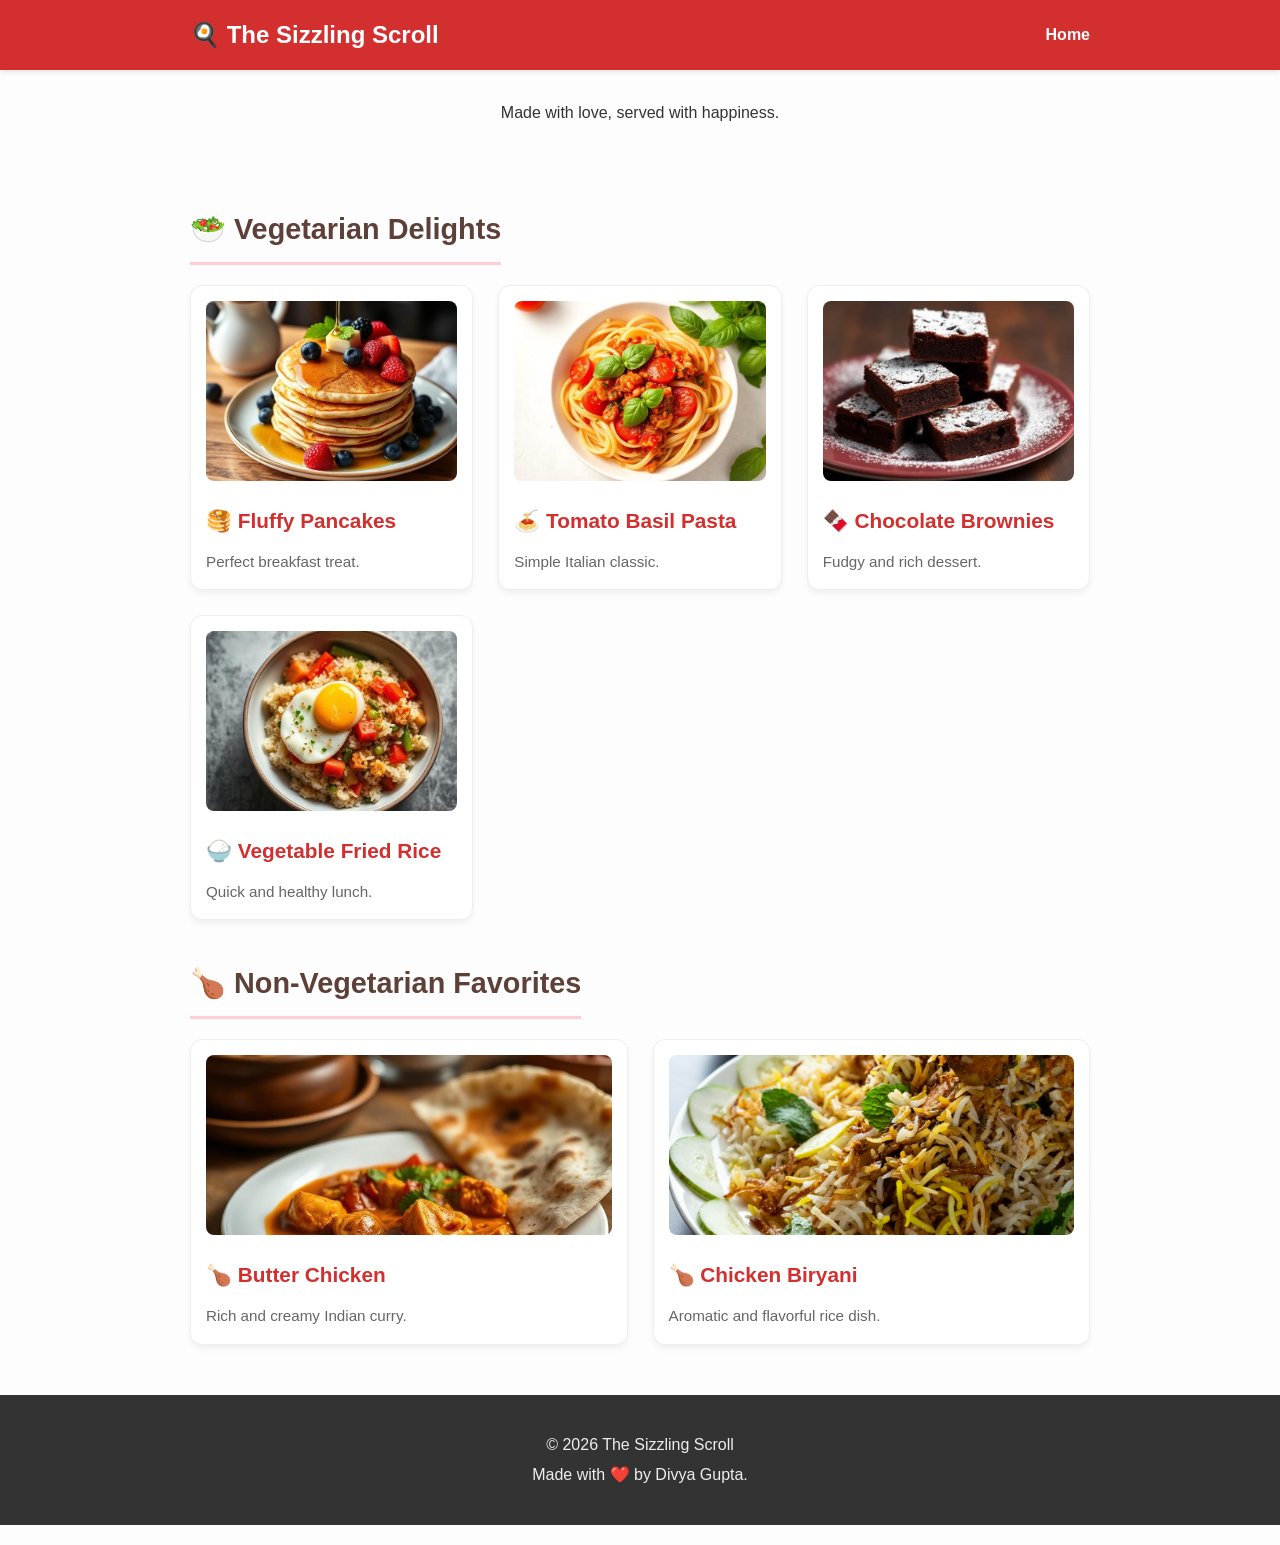
<file: index.html>
<!DOCTYPE html>
<html lang="en">
<head>
    <meta charset="UTF-8">
    <meta name="viewport" content="width=device-width, initial-scale=1.0">
    <title>The Sizzling Scroll - Student Recipe Book</title>
    <link rel="stylesheet" href="style.css">
</head>
<body>
    <header class="main-header">
        <div class="header-content">
            <h1>🍳 The Sizzling Scroll</h1>
            <nav>
                <a href="index.html">Home</a>
            </nav>
        </div>
    </header>

    <div class="hero">
        <p>Made with love, served with happiness.</p>
    </div>

    <h2 class="section-title">🥗 Vegetarian Delights</h2>
    <div class="recipe-list">
        <a href="pancakes.html" class="recipe-card">
            <img src="images/pancakes.jpg" alt="Fluffy Pancakes">
            <h2>🥞 Fluffy Pancakes</h2>
            <p>Perfect breakfast treat.</p>
        </a>
        <a href="pasta.html" class="recipe-card">
            <img src="images/pasta.jpg" alt="Tomato Basil Pasta">
            <h2>🍝 Tomato Basil Pasta</h2>
            <p>Simple Italian classic.</p>
        </a>
        <a href="brownies.html" class="recipe-card">
            <img src="images/brownies.jpg" alt="Chocolate Brownies">
            <h2>🍫 Chocolate Brownies</h2>
            <p>Fudgy and rich dessert.</p>
        </a>
        <a href="fried-rice.html" class="recipe-card">
            <img src="images/fried-rice.jpg" alt="Vegetable Fried Rice">
            <h2>🍚 Vegetable Fried Rice</h2>
            <p>Quick and healthy lunch.</p>
        </a>
    </div>

    <h2 class="section-title">🍗 Non-Vegetarian Favorites</h2>
    <div class="recipe-list">
        <a href="butter-chicken.html" class="recipe-card">
            <img src="images/butter-chicken.jpg" alt="Butter Chicken">
            <h2>🍗 Butter Chicken</h2>
            <p>Rich and creamy Indian curry.</p>
        </a>
        <a href="chicken-biryani.html" class="recipe-card">
            <img src="images/chicken-biryani.jpg" alt="Chicken Biryani">
            <h2>🍗 Chicken Biryani</h2>
            <p>Aromatic and flavorful rice dish.</p>
        </a>
    </div>

    <footer class="main-footer">
        <div class="footer-content">
            <p>© 2026 The Sizzling Scroll</p>
            <p>Made with ❤️ by Divya Gupta.</p>
        </div>
    </footer>
</body>
</html>
</file>
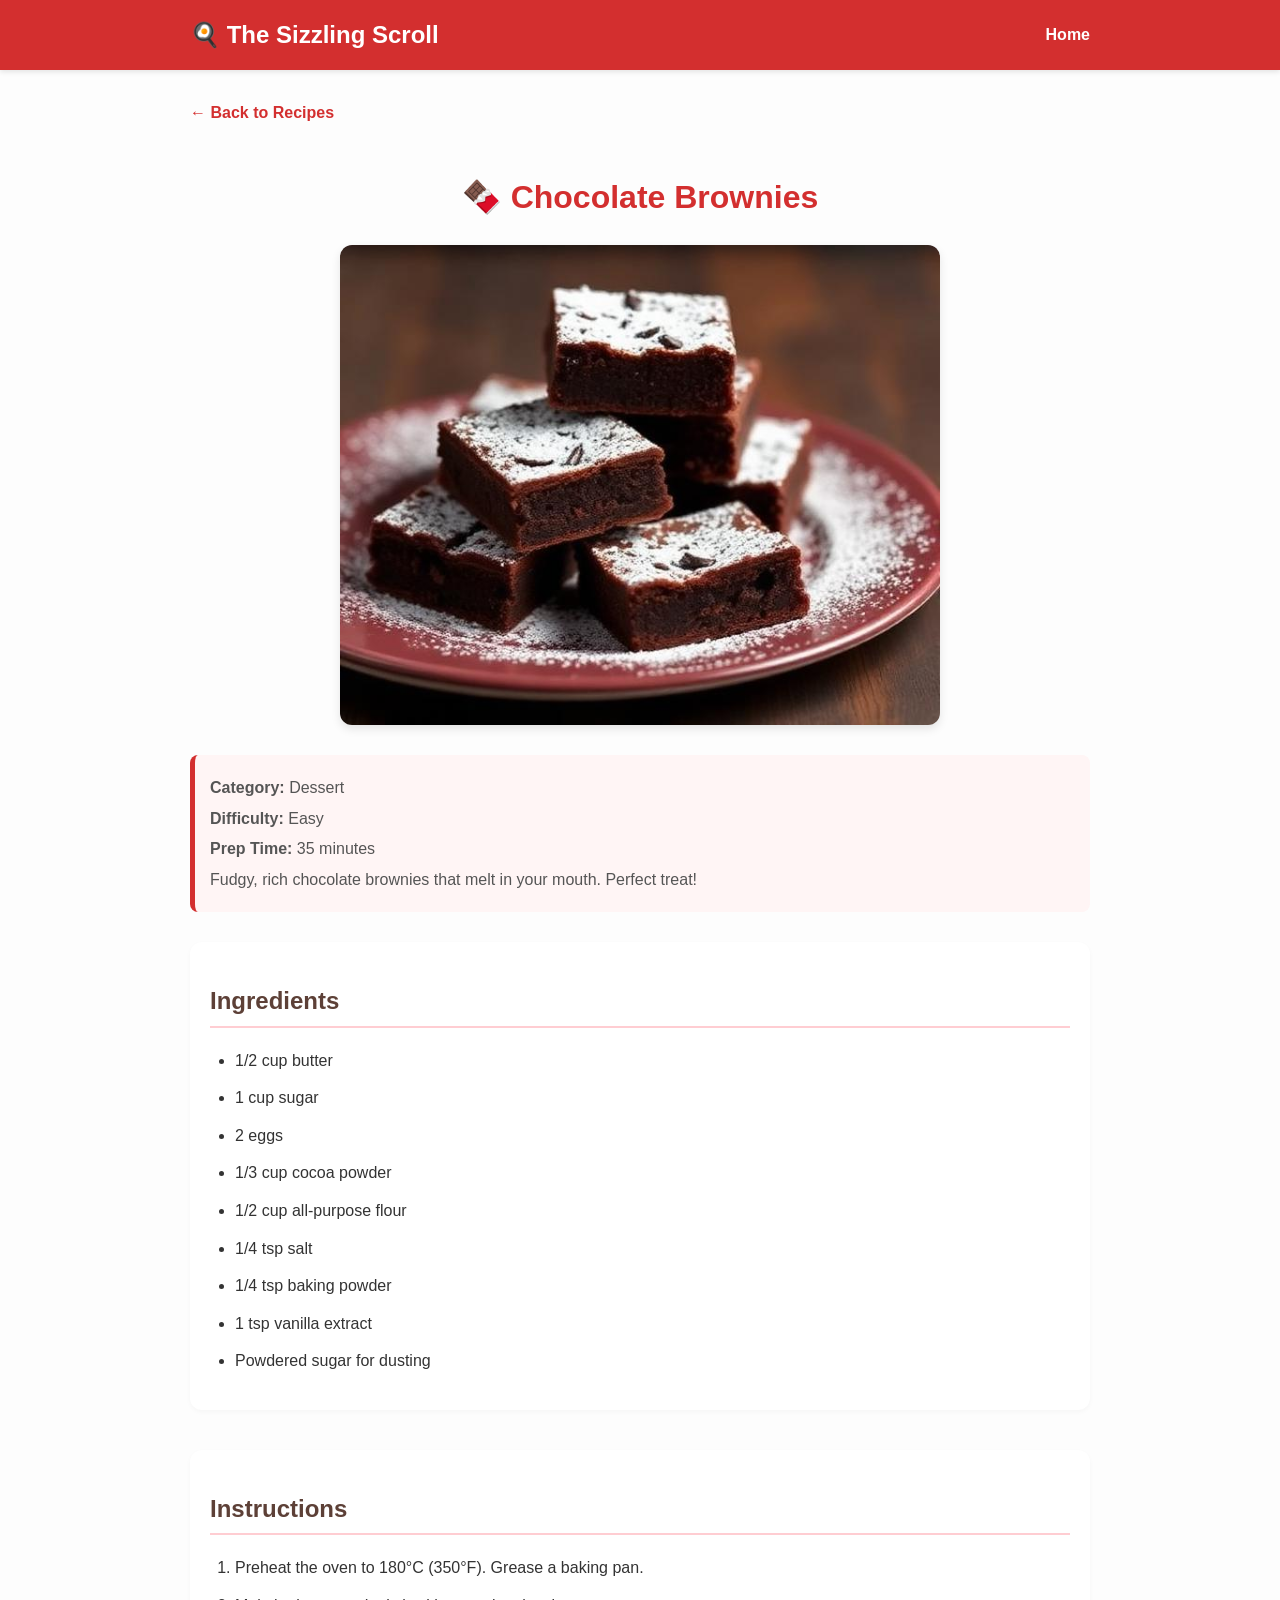
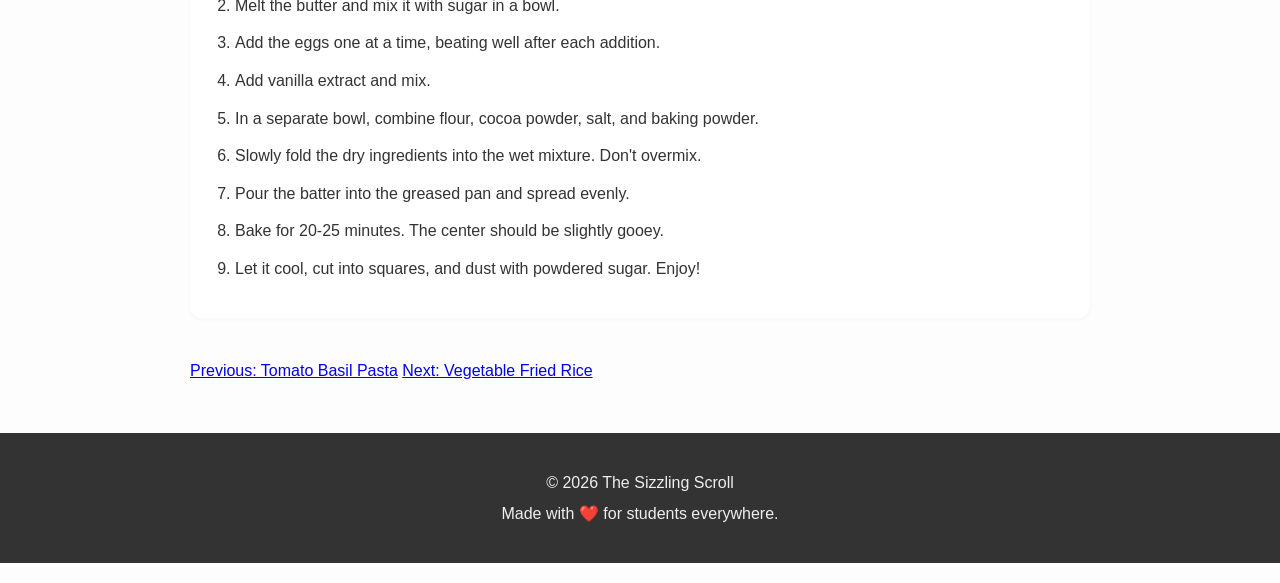
<file: brownies.html>
<!DOCTYPE html>
<html lang="en">
<head>
    <meta charset="UTF-8">
    <meta name="viewport" content="width=device-width, initial-scale=1.0">
    <title>Chocolate Brownies - Student Recipe Book</title>
    <link rel="stylesheet" href="style.css">
</head>
<body>
    <header class="main-header">
        <div class="header-content">
            <h1>🍳 The Sizzling Scroll</h1>
            <nav>
                <a href="index.html">Home</a>
            </nav>
        </div>
    </header>

    <a href="index.html" class="back-link">← Back to Recipes</a>
    
    <div class="recipe-header">
        <h1>🍫 Chocolate Brownies</h1>
        <img src="images/brownies.jpg" alt="Chocolate Brownies">
    </div>

    <div class="meta">
        <p><strong>Category:</strong> Dessert</p>
        <p><strong>Difficulty:</strong> Easy</p>
        <p><strong>Prep Time:</strong> 35 minutes</p>
        <p>Fudgy, rich chocolate brownies that melt in your mouth. Perfect treat!</p>
    </div>

    <div class="ingredients">
        <h2>Ingredients</h2>
        <ul>
            <li>1/2 cup butter</li>
            <li>1 cup sugar</li>
            <li>2 eggs</li>
            <li>1/3 cup cocoa powder</li>
            <li>1/2 cup all-purpose flour</li>
            <li>1/4 tsp salt</li>
            <li>1/4 tsp baking powder</li>
            <li>1 tsp vanilla extract</li>
            <li>Powdered sugar for dusting</li>
        </ul>
    </div>

    <div class="instructions">
        <h2>Instructions</h2>
        <ol>
            <li>Preheat the oven to 180°C (350°F). Grease a baking pan.</li>
            <li>Melt the butter and mix it with sugar in a bowl.</li>
            <li>Add the eggs one at a time, beating well after each addition.</li>
            <li>Add vanilla extract and mix.</li>
            <li>In a separate bowl, combine flour, cocoa powder, salt, and baking powder.</li>
            <li>Slowly fold the dry ingredients into the wet mixture. Don't overmix.</li>
            <li>Pour the batter into the greased pan and spread evenly.</li>
            <li>Bake for 20-25 minutes. The center should be slightly gooey.</li>
            <li>Let it cool, cut into squares, and dust with powdered sugar. Enjoy!</li>
        </ol>
    </div>

    <div class="pagination">
        <a href="pasta.html" class="pagination-link prev">Previous: Tomato Basil Pasta</a>
        <a href="fried-rice.html" class="pagination-link next">Next: Vegetable Fried Rice</a>
    </div>

    <footer class="main-footer">
        <div class="footer-content">
            <p>© 2026 The Sizzling Scroll</p>
            <p>Made with ❤️ for students everywhere.</p>
        </div>
    </footer>
</body>
</html>
</file>
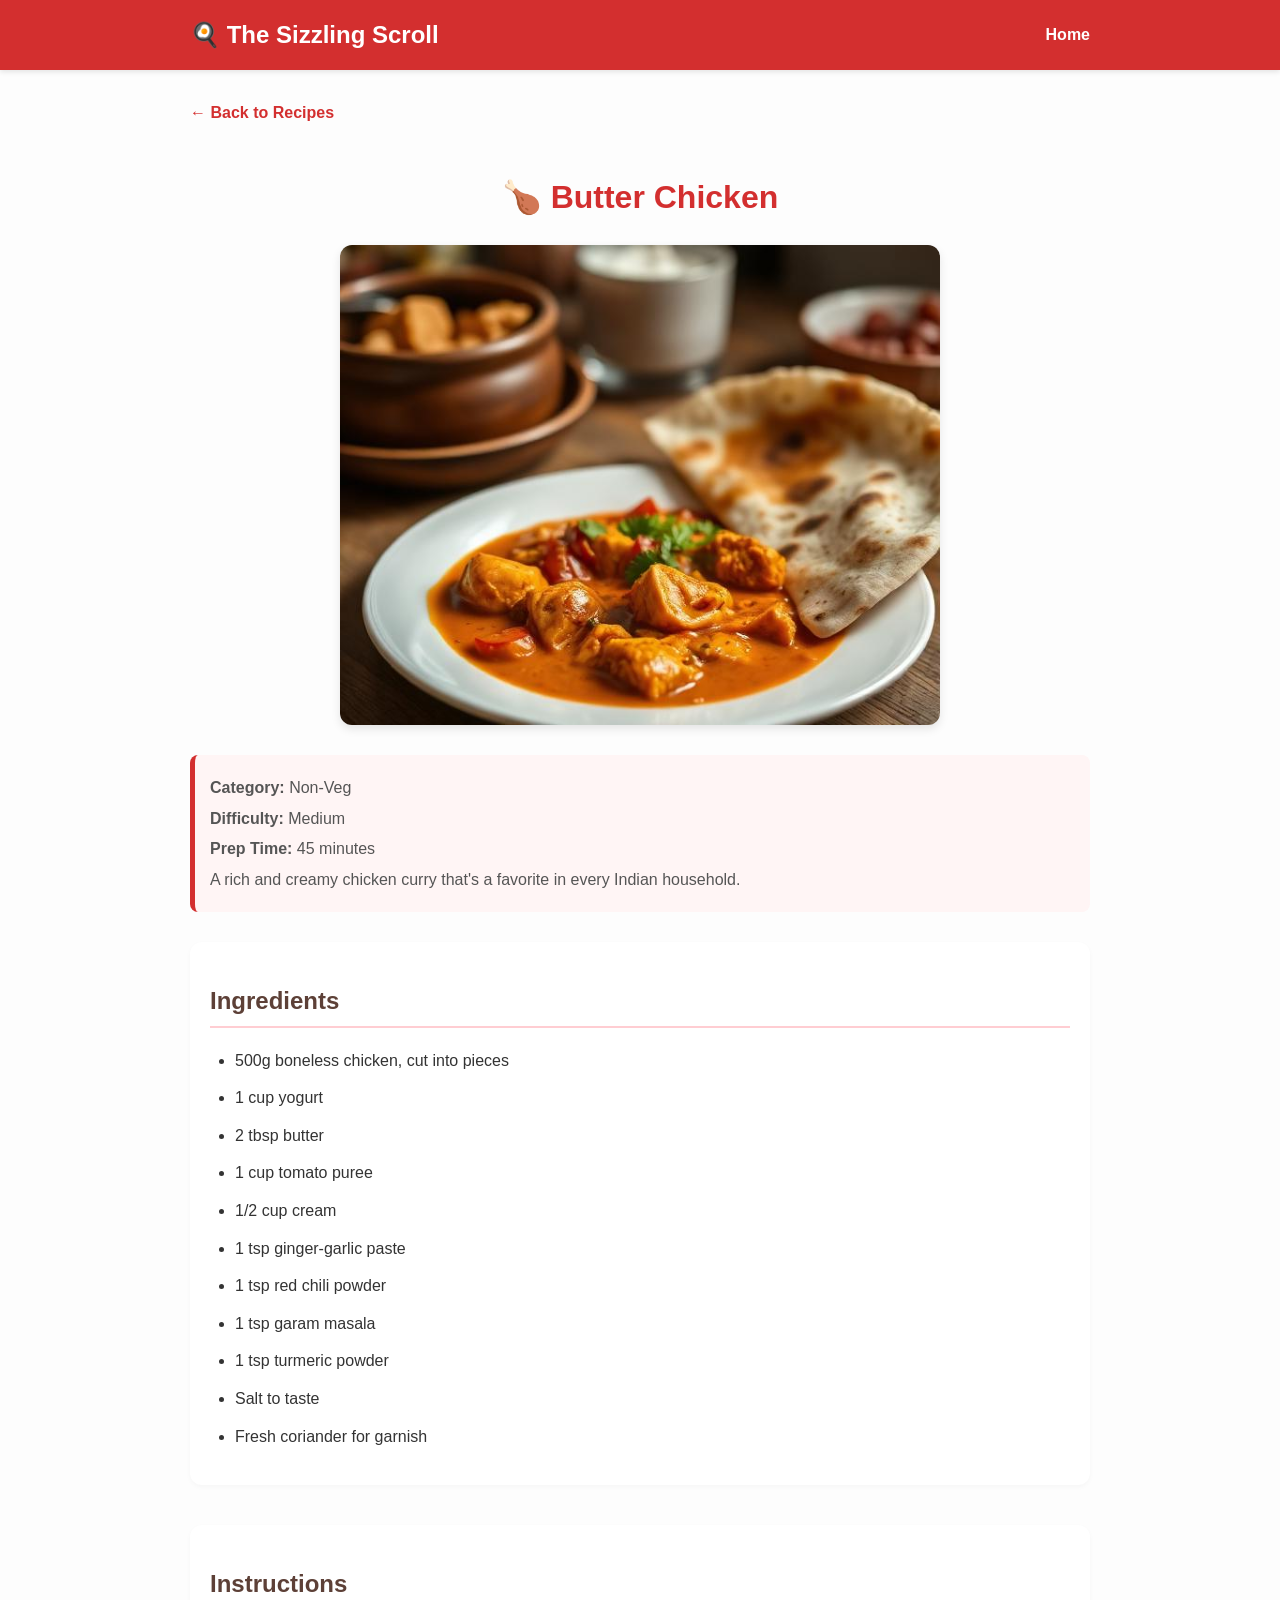
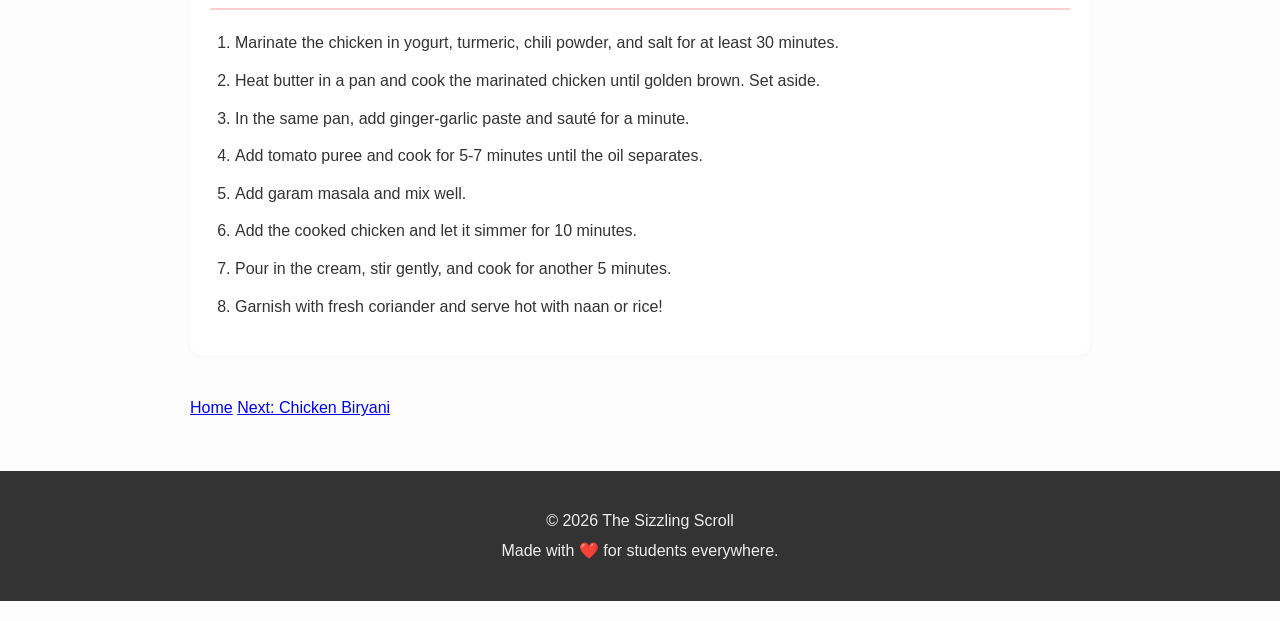
<file: butter-chicken.html>
<!DOCTYPE html>
<html lang="en">
<head>
    <meta charset="UTF-8">
    <meta name="viewport" content="width=device-width, initial-scale=1.0">
    <title>Butter Chicken - Student Recipe Book</title>
    <link rel="stylesheet" href="style.css">
</head>
<body>
    <header class="main-header">
        <div class="header-content">
            <h1>🍳 The Sizzling Scroll</h1>
            <nav>
                <a href="index.html">Home</a>
            </nav>
        </div>
    </header>

    <a href="index.html" class="back-link">← Back to Recipes</a>
    
    <div class="recipe-header">
        <h1>🍗 Butter Chicken</h1>
        <img src="images/butter-chicken.jpg" alt="Butter Chicken">
    </div>

    <div class="meta">
        <p><strong>Category:</strong> Non-Veg</p>
        <p><strong>Difficulty:</strong> Medium</p>
        <p><strong>Prep Time:</strong> 45 minutes</p>
        <p>A rich and creamy chicken curry that's a favorite in every Indian household.</p>
    </div>

    <div class="ingredients">
        <h2>Ingredients</h2>
        <ul>
            <li>500g boneless chicken, cut into pieces</li>
            <li>1 cup yogurt</li>
            <li>2 tbsp butter</li>
            <li>1 cup tomato puree</li>
            <li>1/2 cup cream</li>
            <li>1 tsp ginger-garlic paste</li>
            <li>1 tsp red chili powder</li>
            <li>1 tsp garam masala</li>
            <li>1 tsp turmeric powder</li>
            <li>Salt to taste</li>
            <li>Fresh coriander for garnish</li>
        </ul>
    </div>

    <div class="instructions">
        <h2>Instructions</h2>
        <ol>
            <li>Marinate the chicken in yogurt, turmeric, chili powder, and salt for at least 30 minutes.</li>
            <li>Heat butter in a pan and cook the marinated chicken until golden brown. Set aside.</li>
            <li>In the same pan, add ginger-garlic paste and sauté for a minute.</li>
            <li>Add tomato puree and cook for 5-7 minutes until the oil separates.</li>
            <li>Add garam masala and mix well.</li>
            <li>Add the cooked chicken and let it simmer for 10 minutes.</li>
            <li>Pour in the cream, stir gently, and cook for another 5 minutes.</li>
            <li>Garnish with fresh coriander and serve hot with naan or rice!</li>
        </ol>
    </div>

    <div class="pagination">
        <a href="index.html" class="pagination-link prev">Home</a>
        <a href="chicken-biryani.html" class="pagination-link next">Next: Chicken Biryani</a>
    </div>

    <footer class="main-footer">
        <div class="footer-content">
            <p>© 2026 The Sizzling Scroll</p>
            <p>Made with ❤️ for students everywhere.</p>
        </div>
    </footer>
</body>
</html>
</file>
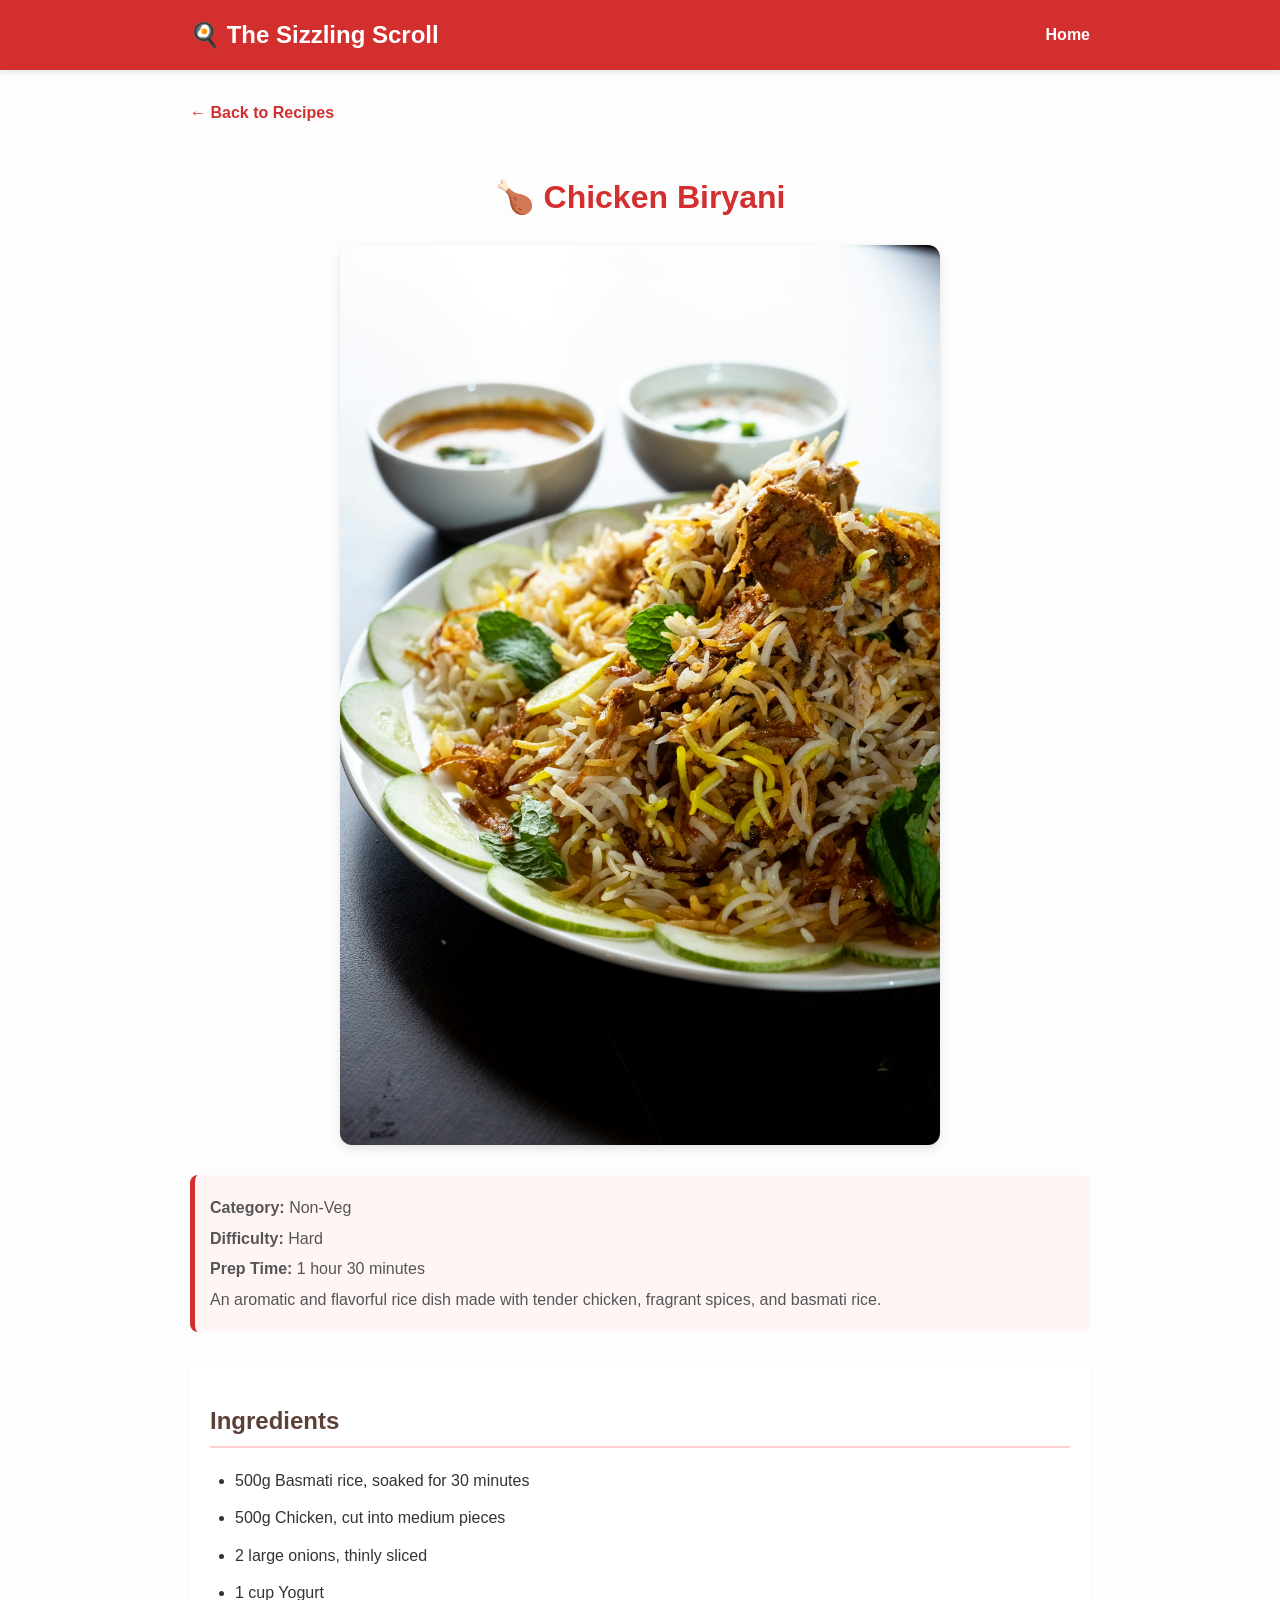
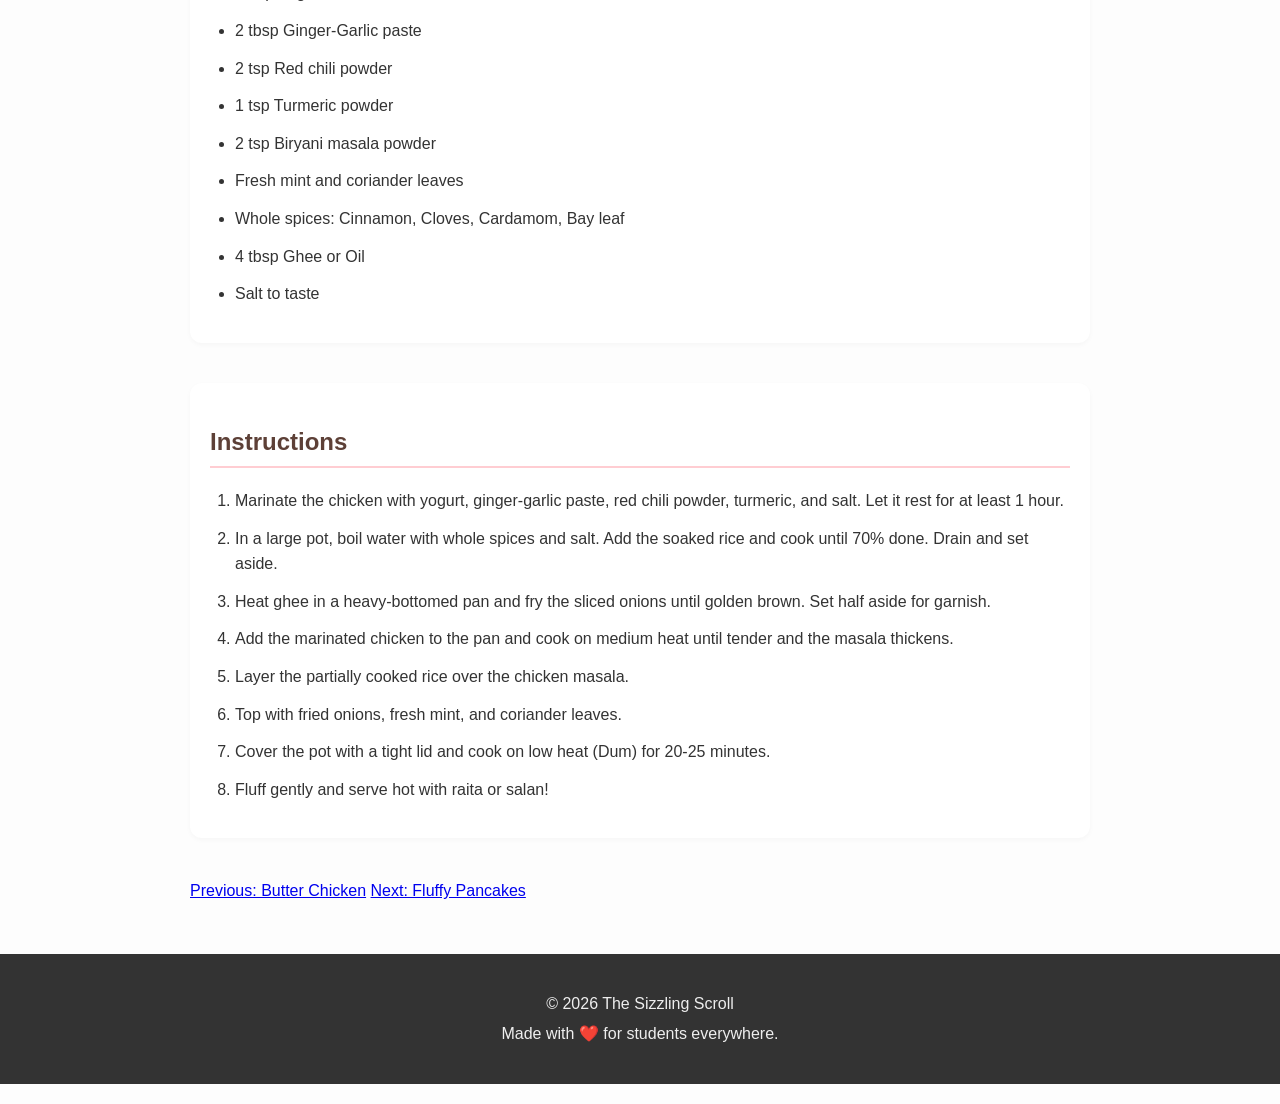
<file: chicken-biryani.html>
<!DOCTYPE html>
<html lang="en">
<head>
    <meta charset="UTF-8">
    <meta name="viewport" content="width=device-width, initial-scale=1.0">
    <title>Chicken Biryani - Student Recipe Book</title>
    <link rel="stylesheet" href="style.css">
</head>
<body>
    <header class="main-header">
        <div class="header-content">
            <h1>🍳 The Sizzling Scroll</h1>
            <nav>
                <a href="index.html">Home</a>
            </nav>
        </div>
    </header>

    <a href="index.html" class="back-link">← Back to Recipes</a>
    
    <div class="recipe-header">
        <h1>🍗 Chicken Biryani</h1>
        <img src="images/chicken-biryani.jpg" alt="Chicken Biryani">
    </div>

    <div class="meta">
        <p><strong>Category:</strong> Non-Veg</p>
        <p><strong>Difficulty:</strong> Hard</p>
        <p><strong>Prep Time:</strong> 1 hour 30 minutes</p>
        <p>An aromatic and flavorful rice dish made with tender chicken, fragrant spices, and basmati rice.</p>
    </div>

    <div class="ingredients">
        <h2>Ingredients</h2>
        <ul>
            <li>500g Basmati rice, soaked for 30 minutes</li>
            <li>500g Chicken, cut into medium pieces</li>
            <li>2 large onions, thinly sliced</li>
            <li>1 cup Yogurt</li>
            <li>2 tbsp Ginger-Garlic paste</li>
            <li>2 tsp Red chili powder</li>
            <li>1 tsp Turmeric powder</li>
            <li>2 tsp Biryani masala powder</li>
            <li>Fresh mint and coriander leaves</li>
            <li>Whole spices: Cinnamon, Cloves, Cardamom, Bay leaf</li>
            <li>4 tbsp Ghee or Oil</li>
            <li>Salt to taste</li>
        </ul>
    </div>

    <div class="instructions">
        <h2>Instructions</h2>
        <ol>
            <li>Marinate the chicken with yogurt, ginger-garlic paste, red chili powder, turmeric, and salt. Let it rest for at least 1 hour.</li>
            <li>In a large pot, boil water with whole spices and salt. Add the soaked rice and cook until 70% done. Drain and set aside.</li>
            <li>Heat ghee in a heavy-bottomed pan and fry the sliced onions until golden brown. Set half aside for garnish.</li>
            <li>Add the marinated chicken to the pan and cook on medium heat until tender and the masala thickens.</li>
            <li>Layer the partially cooked rice over the chicken masala.</li>
            <li>Top with fried onions, fresh mint, and coriander leaves.</li>
            <li>Cover the pot with a tight lid and cook on low heat (Dum) for 20-25 minutes.</li>
            <li>Fluff gently and serve hot with raita or salan!</li>
        </ol>
    </div>

    <div class="pagination">
        <a href="butter-chicken.html" class="pagination-link prev">Previous: Butter Chicken</a>
        <a href="pancakes.html" class="pagination-link next">Next: Fluffy Pancakes</a>
    </div>

    <footer class="main-footer">
        <div class="footer-content">
            <p>© 2026 The Sizzling Scroll</p>
            <p>Made with ❤️ for students everywhere.</p>
        </div>
    </footer>
</body>
</html>
</file>
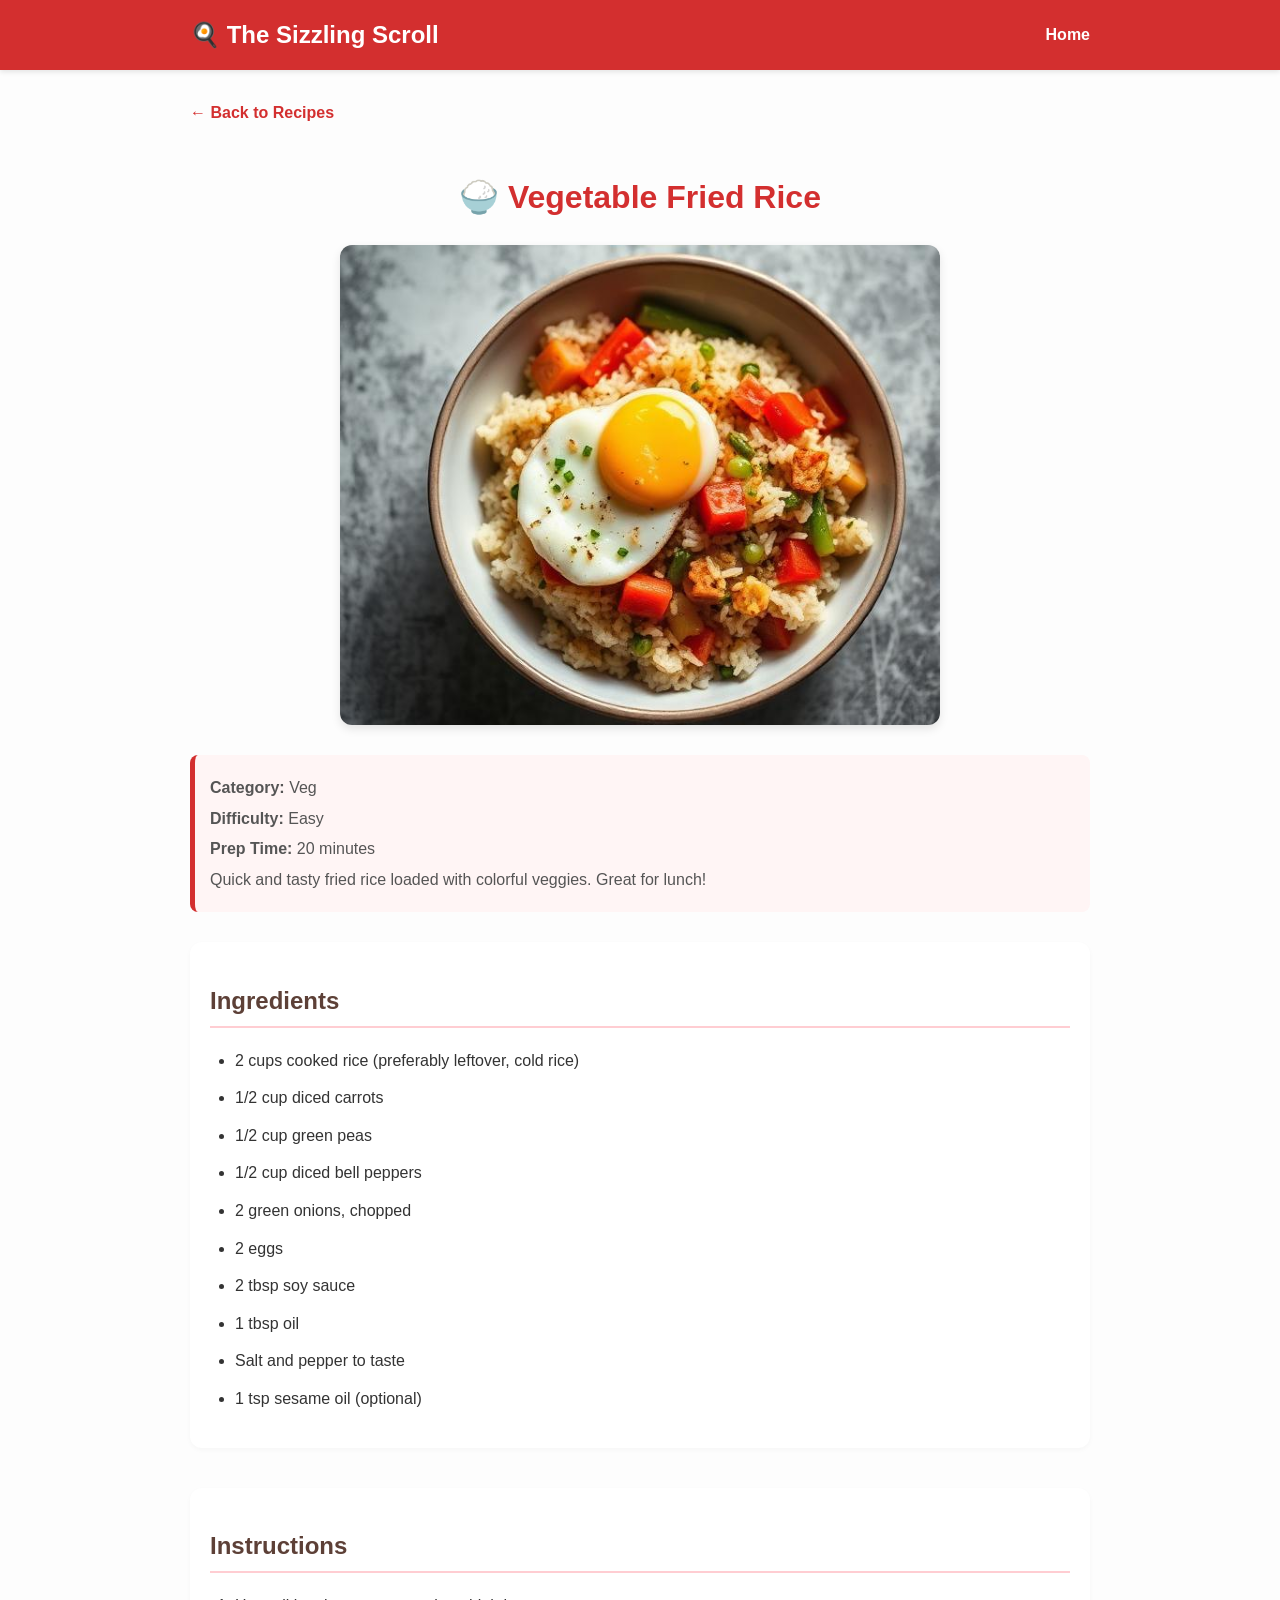
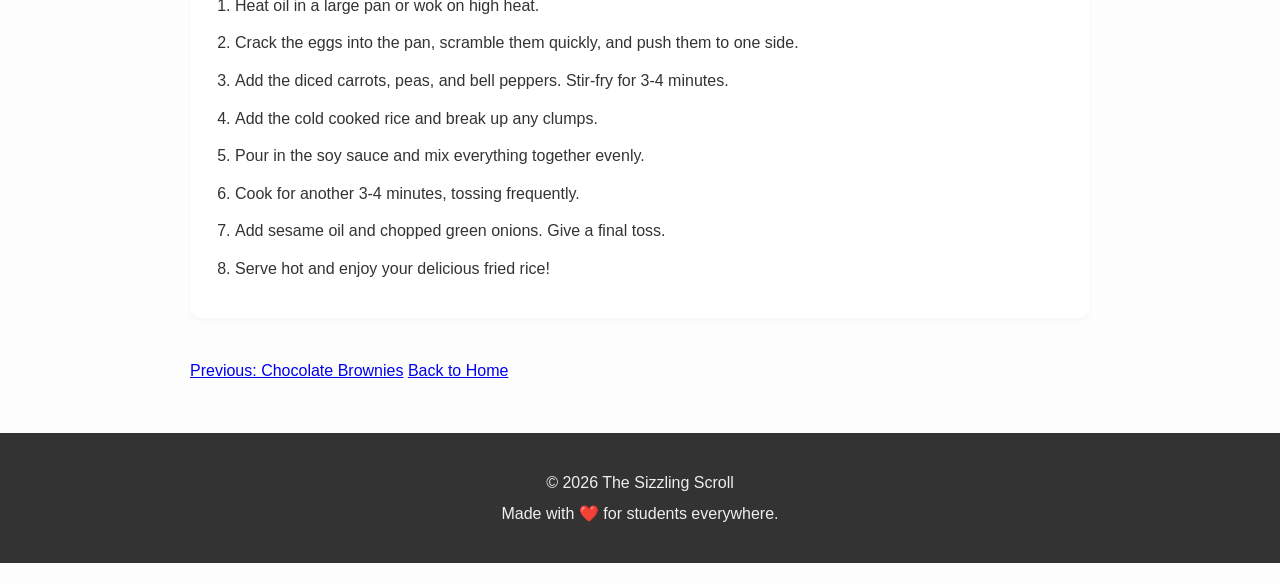
<file: fried-rice.html>
<!DOCTYPE html>
<html lang="en">
<head>
    <meta charset="UTF-8">
    <meta name="viewport" content="width=device-width, initial-scale=1.0">
    <title>Vegetable Fried Rice - Student Recipe Book</title>
    <link rel="stylesheet" href="style.css">
</head>
<body>
    <header class="main-header">
        <div class="header-content">
            <h1>🍳 The Sizzling Scroll</h1>
            <nav>
                <a href="index.html">Home</a>
            </nav>
        </div>
    </header>

    <a href="index.html" class="back-link">← Back to Recipes</a>
    
    <div class="recipe-header">
        <h1>🍚 Vegetable Fried Rice</h1>
        <img src="images/fried-rice.jpg" alt="Vegetable Fried Rice">
    </div>

    <div class="meta">
        <p><strong>Category:</strong> Veg</p>
        <p><strong>Difficulty:</strong> Easy</p>
        <p><strong>Prep Time:</strong> 20 minutes</p>
        <p>Quick and tasty fried rice loaded with colorful veggies. Great for lunch!</p>
    </div>

    <div class="ingredients">
        <h2>Ingredients</h2>
        <ul>
            <li>2 cups cooked rice (preferably leftover, cold rice)</li>
            <li>1/2 cup diced carrots</li>
            <li>1/2 cup green peas</li>
            <li>1/2 cup diced bell peppers</li>
            <li>2 green onions, chopped</li>
            <li>2 eggs</li>
            <li>2 tbsp soy sauce</li>
            <li>1 tbsp oil</li>
            <li>Salt and pepper to taste</li>
            <li>1 tsp sesame oil (optional)</li>
        </ul>
    </div>

    <div class="instructions">
        <h2>Instructions</h2>
        <ol>
            <li>Heat oil in a large pan or wok on high heat.</li>
            <li>Crack the eggs into the pan, scramble them quickly, and push them to one side.</li>
            <li>Add the diced carrots, peas, and bell peppers. Stir-fry for 3-4 minutes.</li>
            <li>Add the cold cooked rice and break up any clumps.</li>
            <li>Pour in the soy sauce and mix everything together evenly.</li>
            <li>Cook for another 3-4 minutes, tossing frequently.</li>
            <li>Add sesame oil and chopped green onions. Give a final toss.</li>
            <li>Serve hot and enjoy your delicious fried rice!</li>
        </ol>
    </div>

    <div class="pagination">
        <a href="brownies.html" class="pagination-link prev">Previous: Chocolate Brownies</a>
        <a href="index.html" class="pagination-link next">Back to Home</a>
    </div>

    <footer class="main-footer">
        <div class="footer-content">
            <p>© 2026 The Sizzling Scroll</p>
            <p>Made with ❤️ for students everywhere.</p>
        </div>
    </footer>
</body>
</html>
</file>
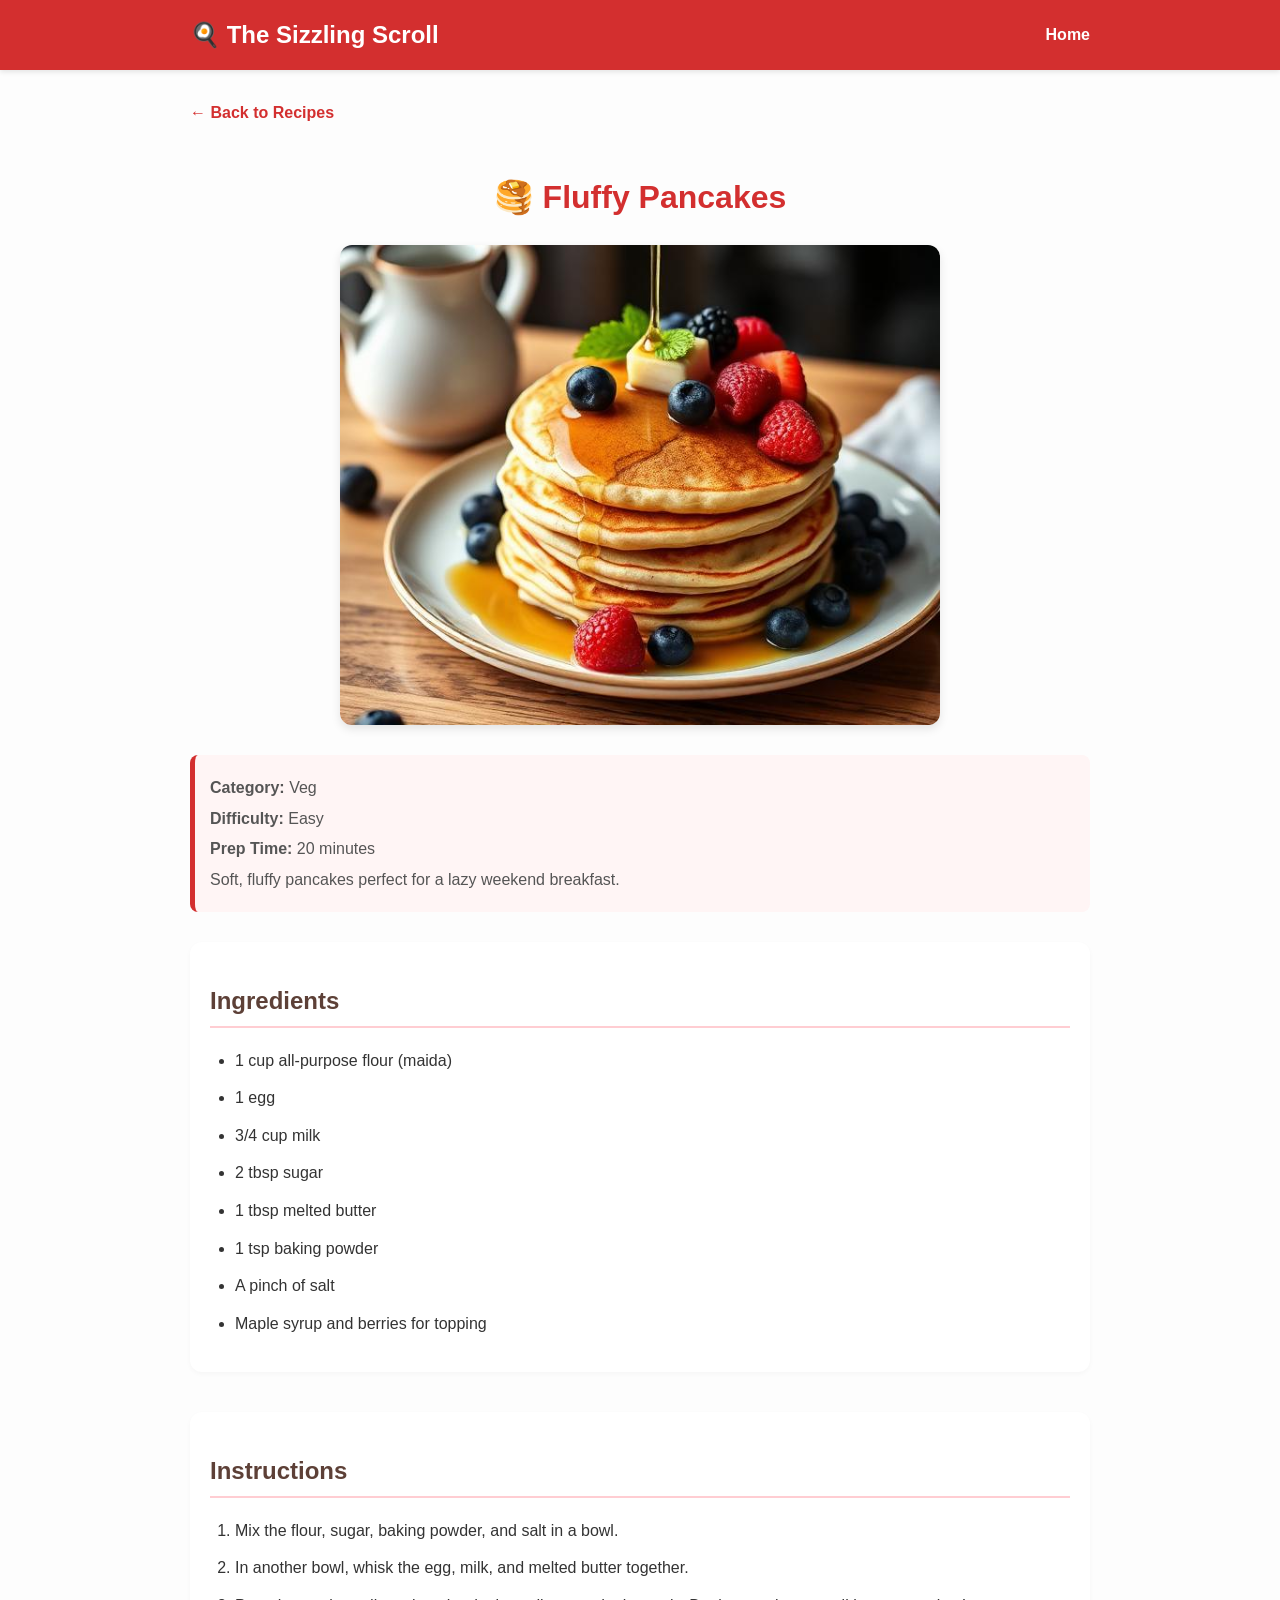
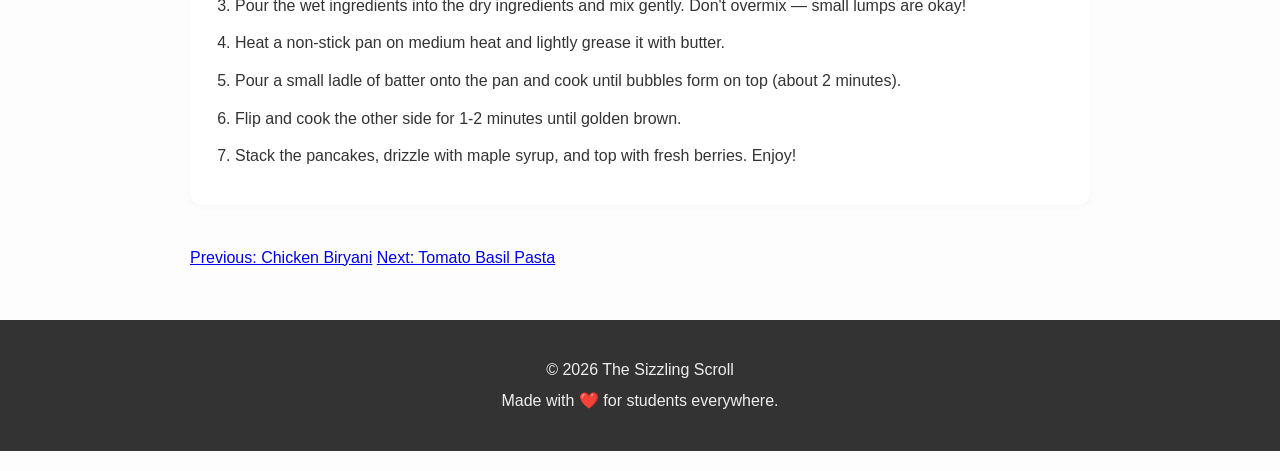
<file: pancakes.html>
<!DOCTYPE html>
<html lang="en">
<head>
    <meta charset="UTF-8">
    <meta name="viewport" content="width=device-width, initial-scale=1.0">
    <title>Fluffy Pancakes - Student Recipe Book</title>
    <link rel="stylesheet" href="style.css">
</head>
<body>
    <header class="main-header">
        <div class="header-content">
            <h1>🍳 The Sizzling Scroll</h1>
            <nav>
                <a href="index.html">Home</a>
            </nav>
        </div>
    </header>

    <a href="index.html" class="back-link">← Back to Recipes</a>
    
    <div class="recipe-header">
        <h1>🥞 Fluffy Pancakes</h1>
        <img src="images/pancakes.jpg" alt="Fluffy Pancakes">
    </div>

    <div class="meta">
        <p><strong>Category:</strong> Veg</p>
        <p><strong>Difficulty:</strong> Easy</p>
        <p><strong>Prep Time:</strong> 20 minutes</p>
        <p>Soft, fluffy pancakes perfect for a lazy weekend breakfast.</p>
    </div>

    <div class="ingredients">
        <h2>Ingredients</h2>
        <ul>
            <li>1 cup all-purpose flour (maida)</li>
            <li>1 egg</li>
            <li>3/4 cup milk</li>
            <li>2 tbsp sugar</li>
            <li>1 tbsp melted butter</li>
            <li>1 tsp baking powder</li>
            <li>A pinch of salt</li>
            <li>Maple syrup and berries for topping</li>
        </ul>
    </div>

    <div class="instructions">
        <h2>Instructions</h2>
        <ol>
            <li>Mix the flour, sugar, baking powder, and salt in a bowl.</li>
            <li>In another bowl, whisk the egg, milk, and melted butter together.</li>
            <li>Pour the wet ingredients into the dry ingredients and mix gently. Don't overmix — small lumps are okay!</li>
            <li>Heat a non-stick pan on medium heat and lightly grease it with butter.</li>
            <li>Pour a small ladle of batter onto the pan and cook until bubbles form on top (about 2 minutes).</li>
            <li>Flip and cook the other side for 1-2 minutes until golden brown.</li>
            <li>Stack the pancakes, drizzle with maple syrup, and top with fresh berries. Enjoy!</li>
        </ol>
    </div>

    <div class="pagination">
        <a href="chicken-biryani.html" class="pagination-link prev">Previous: Chicken Biryani</a>
        <a href="pasta.html" class="pagination-link next">Next: Tomato Basil Pasta</a>
    </div>

    <footer class="main-footer">
        <div class="footer-content">
            <p>© 2026 The Sizzling Scroll</p>
            <p>Made with ❤️ for students everywhere.</p>
        </div>
    </footer>
</body>
</html>
</file>
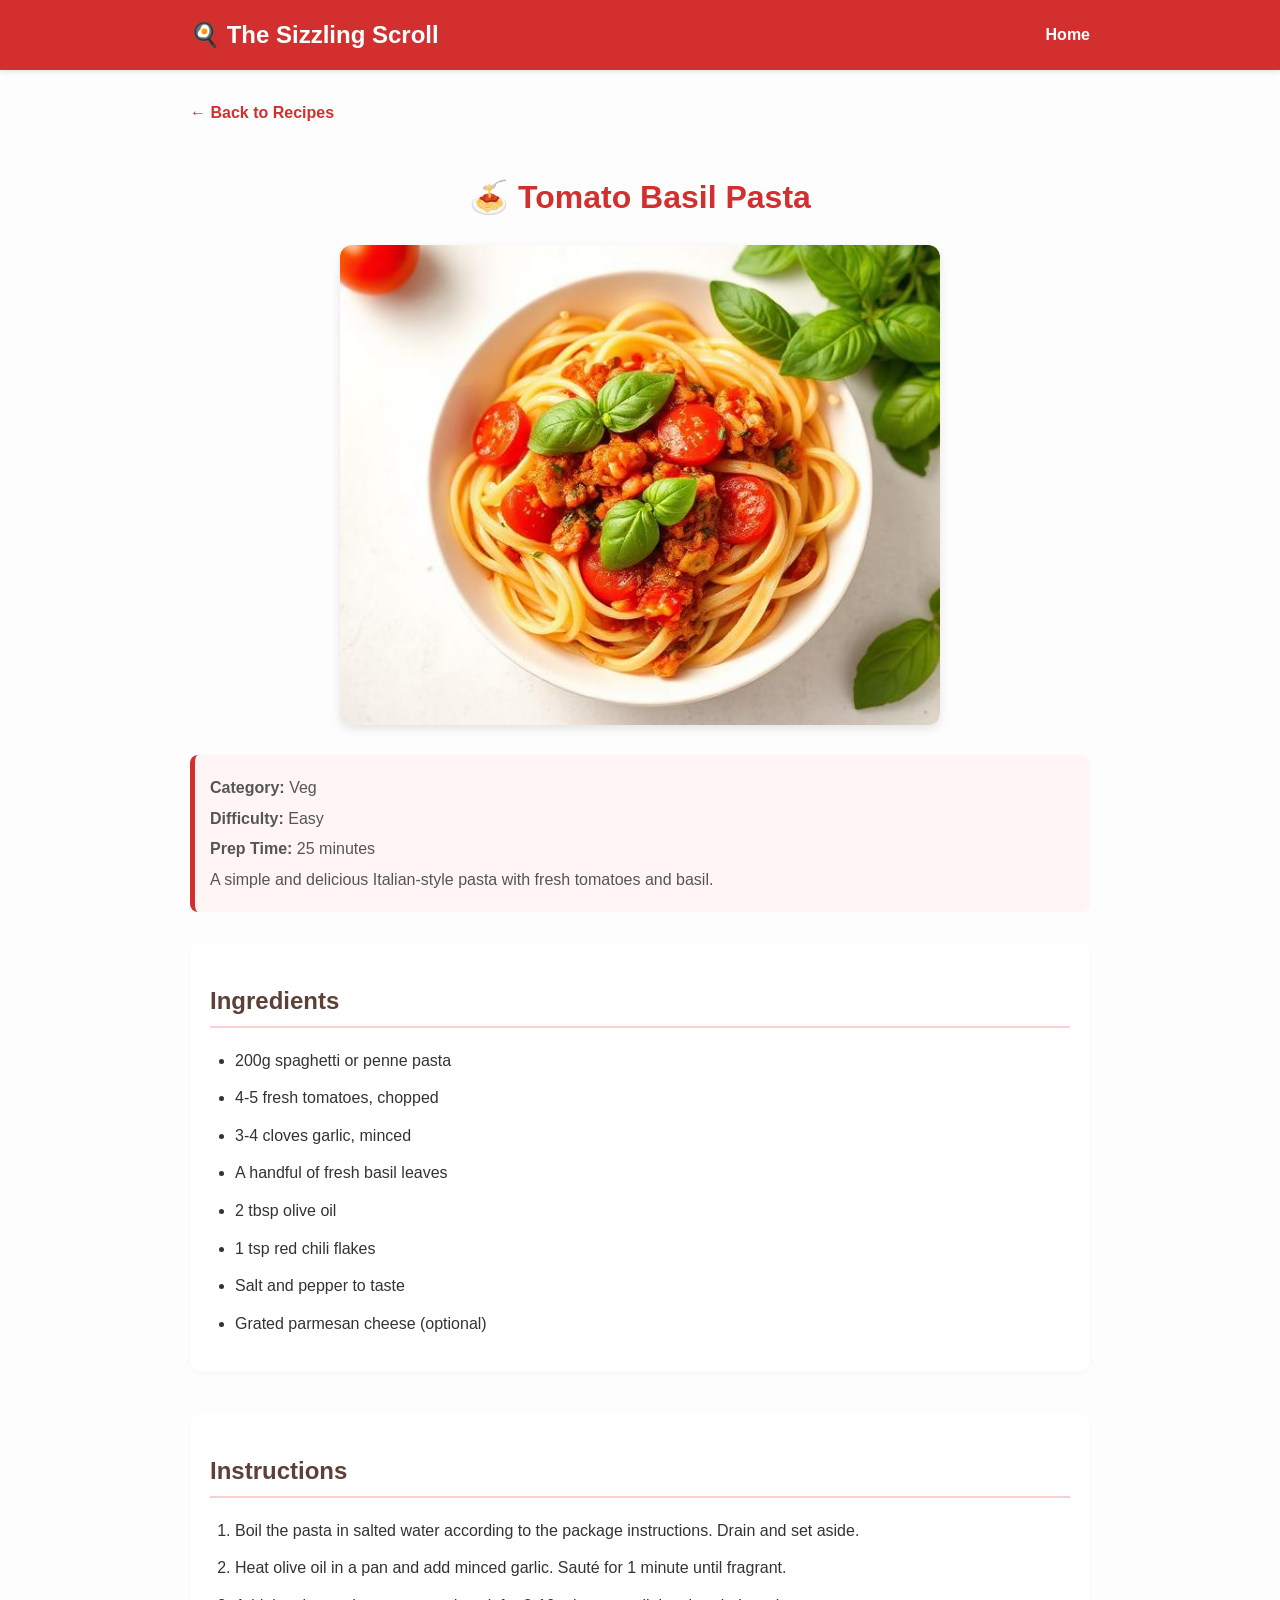
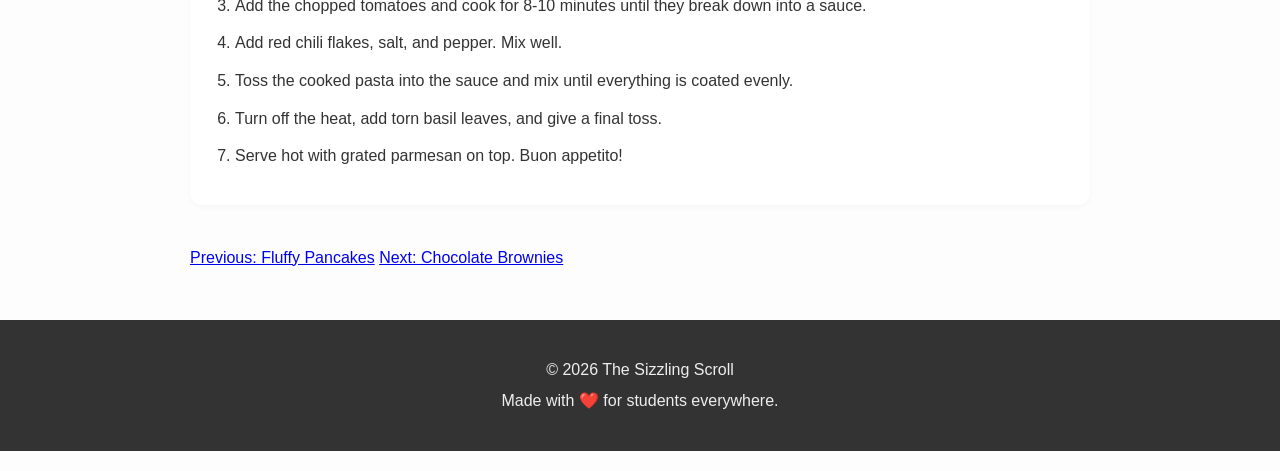
<file: pasta.html>
<!DOCTYPE html>
<html lang="en">
<head>
    <meta charset="UTF-8">
    <meta name="viewport" content="width=device-width, initial-scale=1.0">
    <title>Tomato Basil Pasta - Student Recipe Book</title>
    <link rel="stylesheet" href="style.css">
</head>
<body>
    <header class="main-header">
        <div class="header-content">
            <h1>🍳 The Sizzling Scroll</h1>
            <nav>
                <a href="index.html">Home</a>
            </nav>
        </div>
    </header>

    <a href="index.html" class="back-link">← Back to Recipes</a>
    
    <div class="recipe-header">
        <h1>🍝 Tomato Basil Pasta</h1>
        <img src="images/pasta.jpg" alt="Tomato Basil Pasta">
    </div>

    <div class="meta">
        <p><strong>Category:</strong> Veg</p>
        <p><strong>Difficulty:</strong> Easy</p>
        <p><strong>Prep Time:</strong> 25 minutes</p>
        <p>A simple and delicious Italian-style pasta with fresh tomatoes and basil.</p>
    </div>

    <div class="ingredients">
        <h2>Ingredients</h2>
        <ul>
            <li>200g spaghetti or penne pasta</li>
            <li>4-5 fresh tomatoes, chopped</li>
            <li>3-4 cloves garlic, minced</li>
            <li>A handful of fresh basil leaves</li>
            <li>2 tbsp olive oil</li>
            <li>1 tsp red chili flakes</li>
            <li>Salt and pepper to taste</li>
            <li>Grated parmesan cheese (optional)</li>
        </ul>
    </div>

    <div class="instructions">
        <h2>Instructions</h2>
        <ol>
            <li>Boil the pasta in salted water according to the package instructions. Drain and set aside.</li>
            <li>Heat olive oil in a pan and add minced garlic. Sauté for 1 minute until fragrant.</li>
            <li>Add the chopped tomatoes and cook for 8-10 minutes until they break down into a sauce.</li>
            <li>Add red chili flakes, salt, and pepper. Mix well.</li>
            <li>Toss the cooked pasta into the sauce and mix until everything is coated evenly.</li>
            <li>Turn off the heat, add torn basil leaves, and give a final toss.</li>
            <li>Serve hot with grated parmesan on top. Buon appetito!</li>
        </ol>
    </div>

    <div class="pagination">
        <a href="pancakes.html" class="pagination-link prev">Previous: Fluffy Pancakes</a>
        <a href="brownies.html" class="pagination-link next">Next: Chocolate Brownies</a>
    </div>

    <footer class="main-footer">
        <div class="footer-content">
            <p>© 2026 The Sizzling Scroll</p>
            <p>Made with ❤️ for students everywhere.</p>
        </div>
    </footer>
</body>
</html>
</file>
<file: style.css>
/* Header Styles */
.main-header {
    background-color: #d32f2f;
    color: white;
    padding: 1rem 0;
    margin-bottom: 30px;
    box-shadow: 0 2px 5px rgba(0,0,0,0.1);
    width: 100vw;
    position: relative;
    left: 50%;
    right: 50%;
    margin-left: -50vw;
    margin-right: -50vw;
}

.header-content {
    max-width: 900px;
    margin: 0 auto;
    padding: 0 20px;
    display: flex;
    justify-content: space-between;
    align-items: center;
}

.main-header h1 {
    margin: 0;
    color: white;
    font-size: 1.5rem;
}

.main-header a {
    color: white;
    text-decoration: none;
    font-weight: bold;
}

/* Footer Styles */
.main-footer {
    background-color: #333;
    color: #eee;
    padding: 2rem 0;
    margin-top: 50px;
    text-align: center;
    width: 100vw;
    position: relative;
    left: 50%;
    right: 50%;
    margin-left: -50vw;
    margin-right: -50vw;
}

.footer-content {
    max-width: 900px;
    margin: 0 auto;
    padding: 0 20px;
}

.footer-content p {
    margin: 5px 0;
}

/* General Styles */
body {
    font-family: 'Segoe UI', Tahoma, Geneva, Verdana, sans-serif;
    line-height: 1.6;
    max-width: 900px;
    margin: 0 auto;
    padding: 0 20px 20px 20px;
    color: #333;
    background-color: #fdfdfd;
    overflow-x: hidden;
}

h1 {
    color: #d32f2f;
    text-align: center;
}

h2 {
    color: #5d4037;
    border-bottom: 2px solid #ffcdd2;
    padding-bottom: 5px;
}

/* Index Page Styles */
.hero {
    text-align: center;
    margin-bottom: 40px;
}

.section-title {
    color: #5d4037;
    margin: 40px 0 20px;
    padding-bottom: 10px;
    border-bottom: 3px solid #ffcdd2;
    display: inline-block;
    font-size: 1.8rem;
}

.recipe-list {
    display: grid;
    grid-template-columns: repeat(auto-fit, minmax(250px, 1fr));
    gap: 25px;
    padding: 0;
}

.recipe-card {
    border: 1px solid #eee;
    border-radius: 12px;
    padding: 15px;
    text-decoration: none;
    color: inherit;
    transition: all 0.3s ease;
    background: #fff;
    box-shadow: 0 4px 6px rgba(0,0,0,0.05);
}

.recipe-card:hover {
    transform: translateY(-8px);
    box-shadow: 0 10px 15px rgba(0,0,0,0.1);
    border-color: #d32f2f;
}

.recipe-card img {
    width: 100%;
    height: 180px;
    object-fit: cover;
    border-radius: 8px;
    margin-bottom: 15px;
}

.recipe-card h2 {
    margin: 0 0 8px;
    font-size: 1.3rem;
    border-bottom: none;
    color: #d32f2f;
}

.recipe-card p {
    font-size: 0.95rem;
    color: #666;
    margin: 0;
}

/* Recipe Page Styles */
.back-link {
    display: inline-block;
    margin-bottom: 25px;
    text-decoration: none;
    color: #d32f2f;
    font-weight: bold;
    transition: color 0.2s;
}

.back-link:hover {
    color: #b71c1c;
}

.recipe-header {
    margin-bottom: 30px;
}

.recipe-header img {
    width: 100%;
    max-width: 600px;
    height: auto;
    border-radius: 12px;
    margin: 20px auto;
    display: block;
    box-shadow: 0 4px 10px rgba(0,0,0,0.1);
}

.meta {
    background: #fff5f5;
    padding: 15px;
    border-radius: 8px;
    border-left: 5px solid #d32f2f;
    margin-bottom: 30px;
}

.meta p {
    margin: 5px 0;
    color: #555;
}

.ingredients, .instructions {
    margin-bottom: 40px;
    background: #fff;
    padding: 20px;
    border-radius: 12px;
    box-shadow: 0 2px 5px rgba(0,0,0,0.03);
}

ul, ol {
    padding-left: 25px;
}

li {
    margin-bottom: 12px;
}

/* Responsive */
@media (max-width: 600px) {
    body {
        padding: 15px;
    }
    
    .recipe-list {
        grid-template-columns: 1fr;
    }
}
</file>
